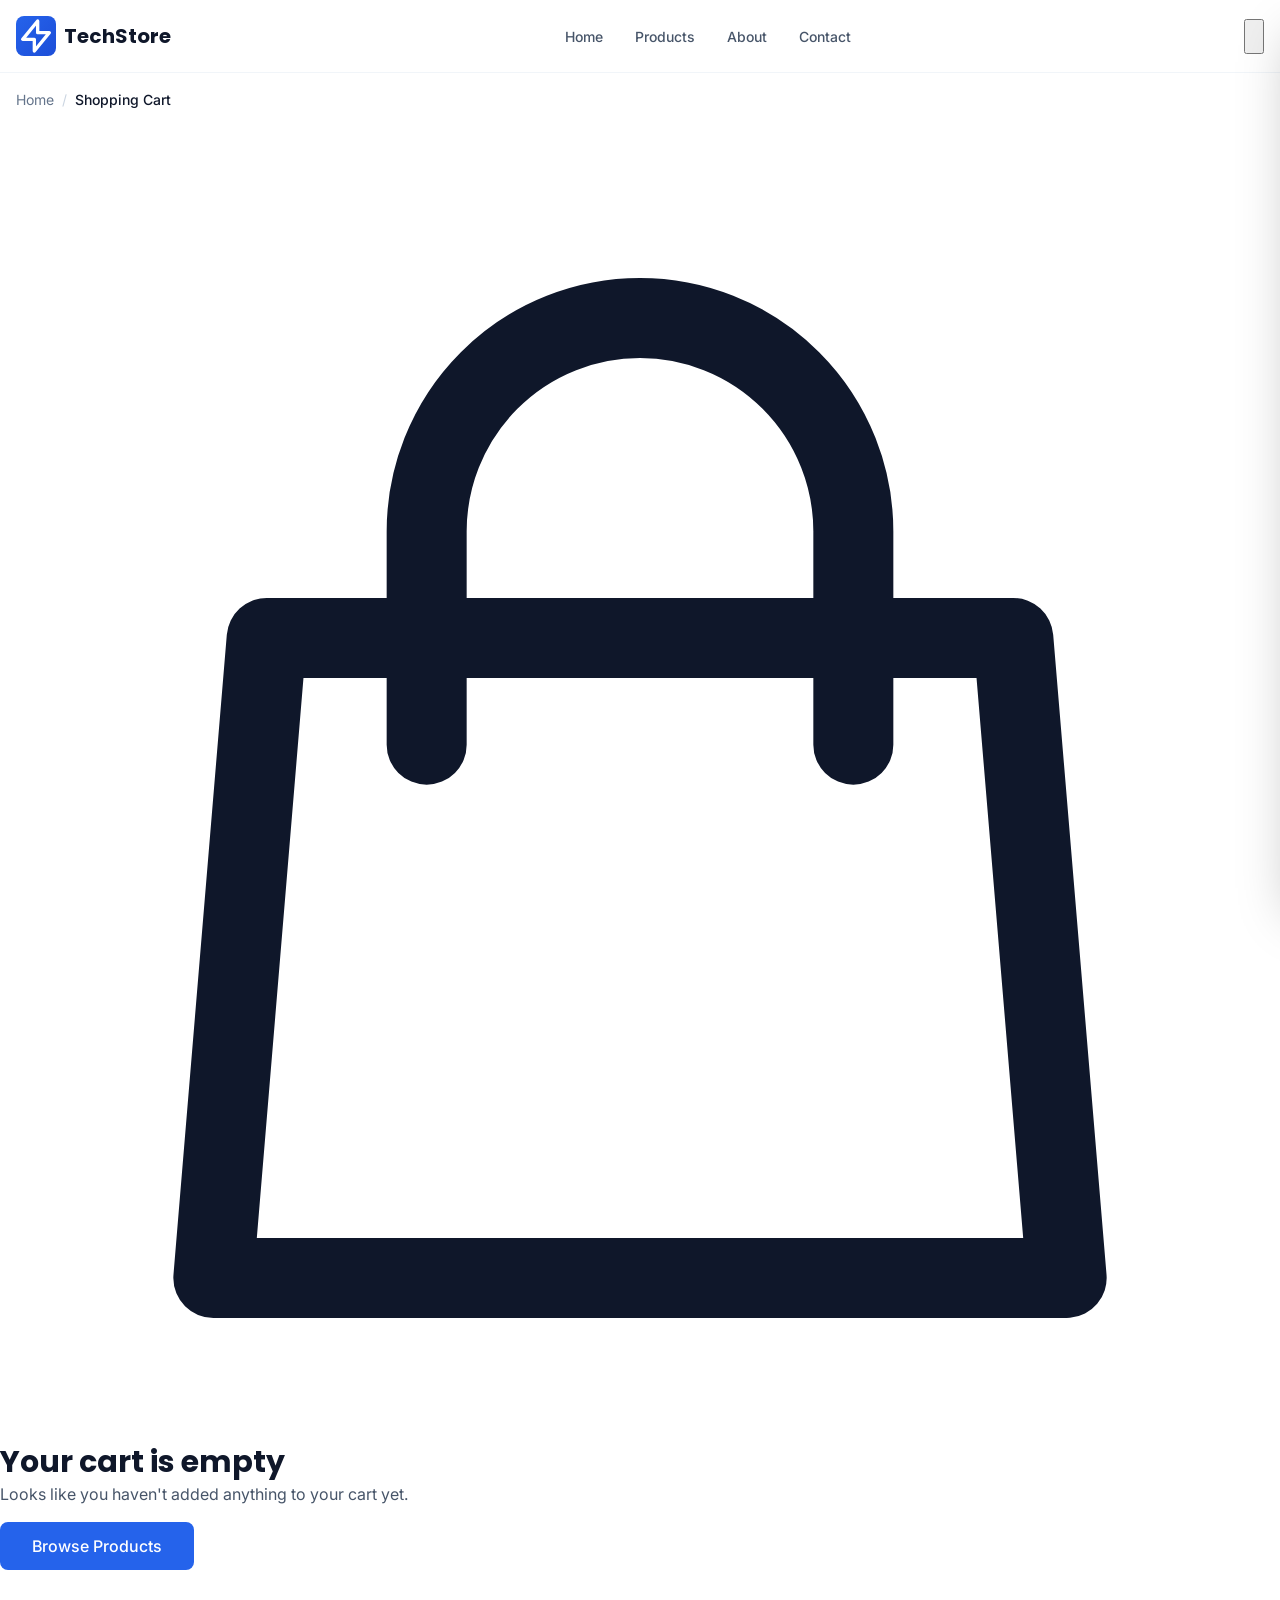
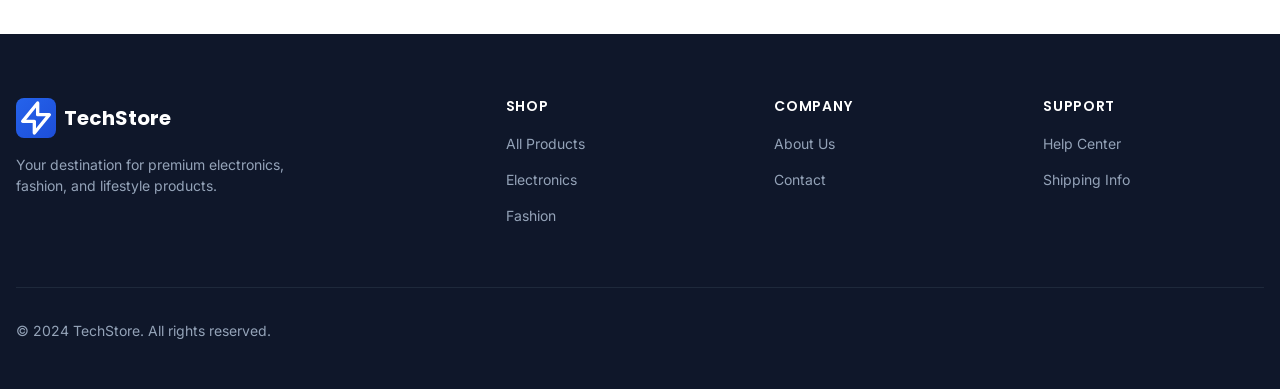
<file: cart.html>
<!DOCTYPE html>
<html lang="en">
<head>
  <meta charset="UTF-8">
  <meta name="viewport" content="width=device-width, initial-scale=1.0">
  <meta name="description" content="Your shopping cart at TechStore">
  
  <link rel="icon" type="image/svg+xml" href="data:image/svg+xml,<svg xmlns='http://www.w3.org/2000/svg' viewBox='0 0 100 100'><rect fill='%232563eb' rx='20' width='100' height='100'/><text x='50%' y='55%' dominant-baseline='middle' text-anchor='middle' font-size='60' fill='white'>T</text></svg>">
  
  <link rel="preconnect" href="https://fonts.googleapis.com">
  <link rel="preconnect" href="https://fonts.gstatic.com" crossorigin>
  <link href="https://fonts.googleapis.com/css2?family=Inter:wght@300;400;500;600;700;800&family=Poppins:wght@400;500;600;700;800&display=swap" rel="stylesheet">
  
  <link rel="stylesheet" href="css/style.css">
  
  <title>Shopping Cart | TechStore</title>
</head>
<body>
  <!-- Header -->
  <header class="header">
    <div class="container header-container">
      <a href="/" class="logo">
        <div class="logo-icon">
          <svg class="w-6 h-6" fill="none" stroke="currentColor" viewBox="0 0 24 24">
            <path stroke-linecap="round" stroke-linejoin="round" stroke-width="2" d="M13 10V3L4 14h7v7l9-11h-7z"/>
          </svg>
        </div>
        TechStore
      </a>
      
      <nav class="nav">
        <a href="/" class="nav-link">Home</a>
        <a href="products.html" class="nav-link">Products</a>
        <a href="about.html" class="nav-link">About</a>
        <a href="contact.html" class="nav-link">Contact</a>
      </nav>
      
      <div class="header-actions">
        <button class="cart-button" data-cart-toggle aria-label="Shopping Cart">
          <svg class="w-6 h-6" fill="none" stroke="currentColor" viewBox="0 0 24 24">
            <path stroke-linecap="round" stroke-linejoin="round" stroke-width="2" d="M16 11V7a4 4 0 00-8 0v4M5 9h14l1 12H4L5 9z"/>
          </svg>
          <span class="cart-count" style="display: none;">0</span>
        </button>
        <button class="mobile-menu-btn" aria-label="Toggle Menu">
          <svg class="w-6 h-6" fill="none" stroke="currentColor" viewBox="0 0 24 24">
            <path stroke-linecap="round" stroke-linejoin="round" stroke-width="2" d="M4 6h16M4 12h16M4 18h16"/>
          </svg>
        </button>
      </div>
    </div>
  </header>

  <!-- Mobile Navigation -->
  <nav class="mobile-nav">
    <div class="mobile-nav-links">
      <a href="/" class="mobile-nav-link">Home</a>
      <a href="products.html" class="mobile-nav-link">Products</a>
      <a href="about.html" class="mobile-nav-link">About</a>
      <a href="contact.html" class="mobile-nav-link">Contact</a>
      <a href="cart.html" class="mobile-nav-link">Cart</a>
    </div>
  </nav>

  <!-- Main Content -->
  <main class="page" style="min-height: 70vh;">
    <!-- Breadcrumb -->
    <div class="container">
      <nav class="breadcrumb">
        <a href="/">Home</a>
        <span class="breadcrumb-separator">/</span>
        <span class="breadcrumb-current">Shopping Cart</span>
      </nav>
    </div>

    <!-- Cart Content -->
    <section class="container" style="padding: 2rem 0 4rem;">
      <div id="cart-page-content">
        <!-- Cart content loaded dynamically -->
        <div class="text-center py-20">
          <div class="spinner mx-auto"></div>
          <p style="margin-top: 1rem; color: #64748b;">Loading cart...</p>
        </div>
      </div>
    </section>
  </main>

  <!-- Footer -->
  <footer class="footer">
    <div class="container">
      <div class="footer-grid">
        <div class="footer-brand">
          <a href="/" class="footer-logo">
            <div class="logo-icon">
              <svg class="w-6 h-6" fill="none" stroke="currentColor" viewBox="0 0 24 24">
                <path stroke-linecap="round" stroke-linejoin="round" stroke-width="2" d="M13 10V3L4 14h7v7l9-11h-7z"/>
              </svg>
            </div>
            TechStore
          </a>
          <p class="footer-description">
            Your destination for premium electronics, fashion, and lifestyle products.
          </p>
        </div>
        <div class="footer-column">
          <h4>Shop</h4>
          <ul class="footer-links">
            <li><a href="products.html">All Products</a></li>
            <li><a href="products.html?category=electronics">Electronics</a></li>
            <li><a href="products.html?category=fashion">Fashion</a></li>
          </ul>
        </div>
        <div class="footer-column">
          <h4>Company</h4>
          <ul class="footer-links">
            <li><a href="about.html">About Us</a></li>
            <li><a href="contact.html">Contact</a></li>
          </ul>
        </div>
        <div class="footer-column">
          <h4>Support</h4>
          <ul class="footer-links">
            <li><a href="#">Help Center</a></li>
            <li><a href="#">Shipping Info</a></li>
          </ul>
        </div>
      </div>
      <div class="footer-bottom">
        <p class="footer-copyright">© 2024 TechStore. All rights reserved.</p>
      </div>
    </div>
  </footer>

  <!-- Cart Sidebar -->
  <div class="cart-overlay"></div>
  <aside class="cart-sidebar">
    <div class="cart-header">
      <h2 class="cart-title">Shopping Cart</h2>
      <button class="cart-close" aria-label="Close cart">
        <svg class="w-6 h-6" fill="none" stroke="currentColor" viewBox="0 0 24 24">
          <path stroke-linecap="round" stroke-linejoin="round" stroke-width="2" d="M6 18L18 6M6 6l12 12"/>
        </svg>
      </button>
    </div>
    <div class="cart-items"></div>
    <div class="cart-footer"></div>
  </aside>

  <!-- Toast Container -->
  <div class="toast-container"></div>

  <!-- JavaScript -->
  <script src="js/utils.js"></script>
  <script src="js/api.js"></script>
  <script src="js/cart.js"></script>
  <script src="js/products.js"></script>
  <script src="js/router.js"></script>
  <script src="js/app.js"></script>
  
  <script>
    // Initialize cart page
    document.addEventListener('DOMContentLoaded', () => {
      const container = document.getElementById('cart-page-content');
      Router.renderCartPage(container);
      Cart.subscribe(() => Router.renderCartPage(container));
    });
  </script>
</body>
</html>
</file>
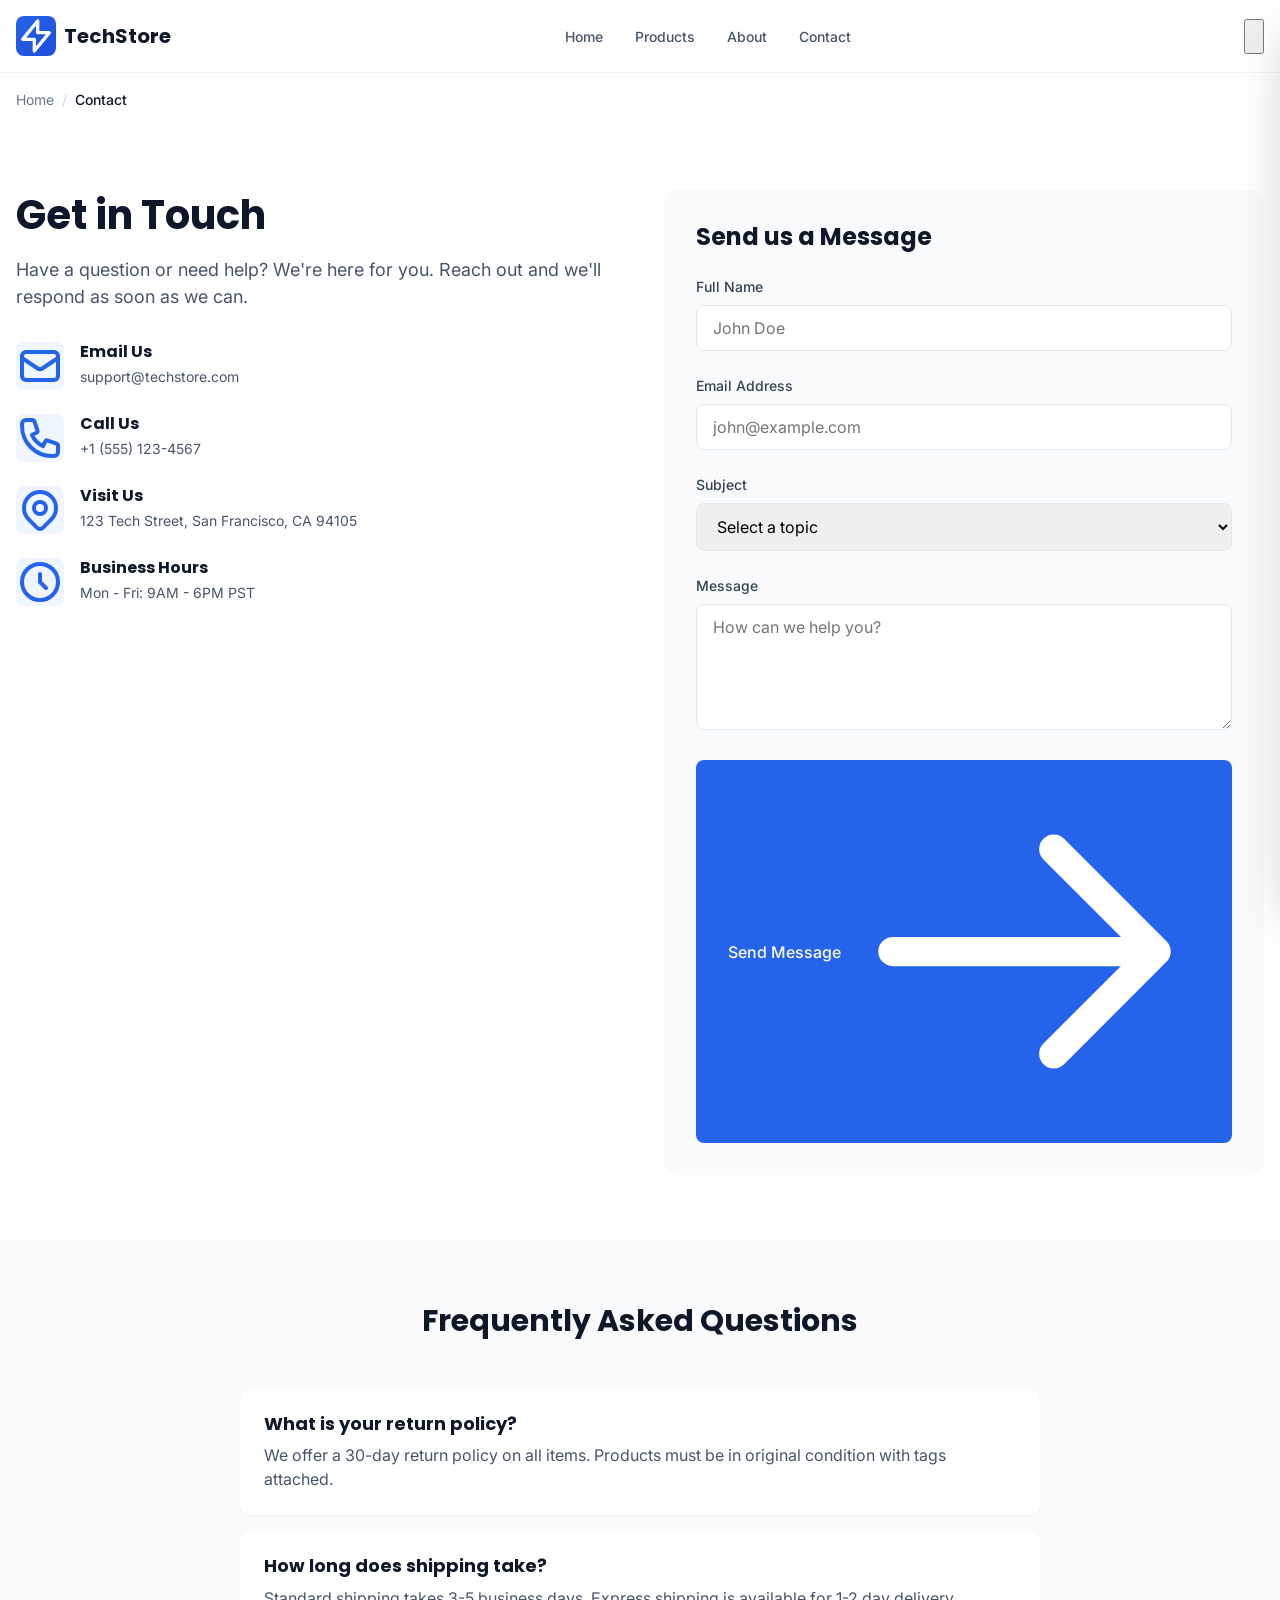
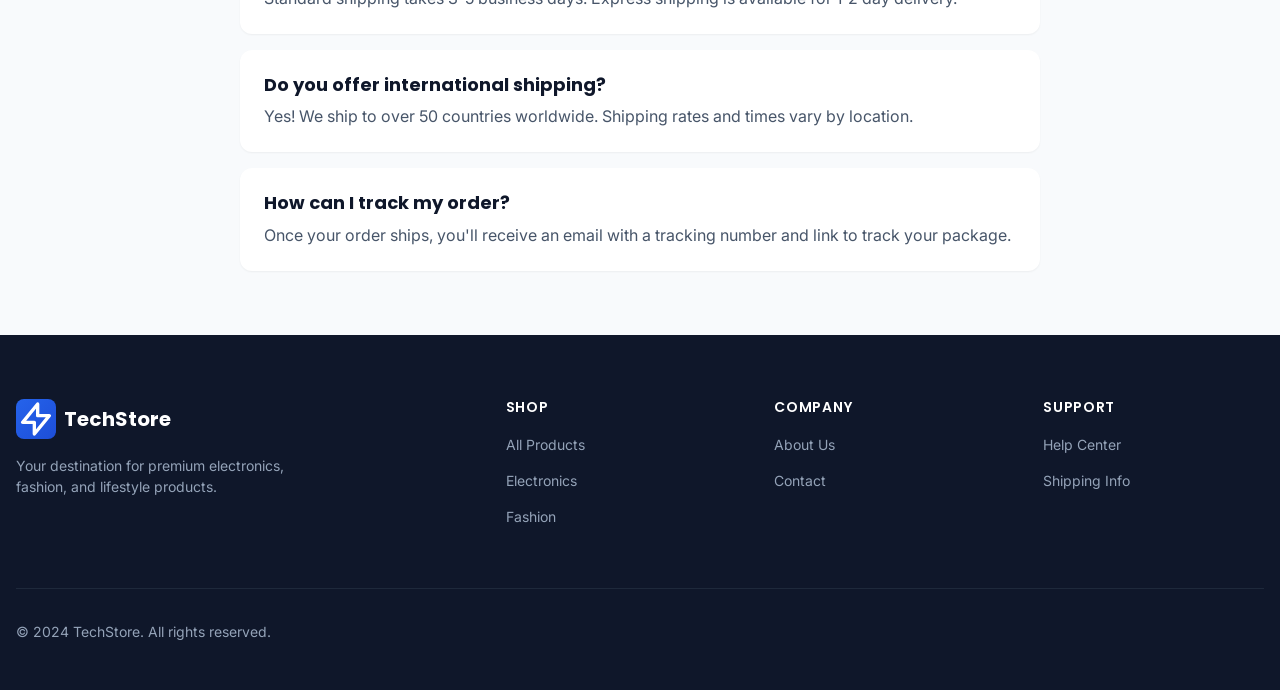
<file: contact.html>
<!DOCTYPE html>
<html lang="en">
<head>
  <meta charset="UTF-8">
  <meta name="viewport" content="width=device-width, initial-scale=1.0">
  <meta name="description" content="Contact TechStore - We're here to help with any questions or concerns.">
  
  <link rel="icon" type="image/svg+xml" href="data:image/svg+xml,<svg xmlns='http://www.w3.org/2000/svg' viewBox='0 0 100 100'><rect fill='%232563eb' rx='20' width='100' height='100'/><text x='50%' y='55%' dominant-baseline='middle' text-anchor='middle' font-size='60' fill='white'>T</text></svg>">
  
  <link rel="preconnect" href="https://fonts.googleapis.com">
  <link rel="preconnect" href="https://fonts.gstatic.com" crossorigin>
  <link href="https://fonts.googleapis.com/css2?family=Inter:wght@300;400;500;600;700;800&family=Poppins:wght@400;500;600;700;800&display=swap" rel="stylesheet">
  
  <link rel="stylesheet" href="css/style.css">
  
  <title>Contact Us | TechStore</title>
</head>
<body>
  <!-- Header -->
  <header class="header">
    <div class="container header-container">
      <a href="/" class="logo">
        <div class="logo-icon">
          <svg class="w-6 h-6" fill="none" stroke="currentColor" viewBox="0 0 24 24">
            <path stroke-linecap="round" stroke-linejoin="round" stroke-width="2" d="M13 10V3L4 14h7v7l9-11h-7z"/>
          </svg>
        </div>
        TechStore
      </a>
      
      <nav class="nav">
        <a href="/" class="nav-link">Home</a>
        <a href="products.html" class="nav-link">Products</a>
        <a href="about.html" class="nav-link">About</a>
        <a href="contact.html" class="nav-link active">Contact</a>
      </nav>
      
      <div class="header-actions">
        <button class="cart-button" data-cart-toggle aria-label="Shopping Cart">
          <svg class="w-6 h-6" fill="none" stroke="currentColor" viewBox="0 0 24 24">
            <path stroke-linecap="round" stroke-linejoin="round" stroke-width="2" d="M16 11V7a4 4 0 00-8 0v4M5 9h14l1 12H4L5 9z"/>
          </svg>
          <span class="cart-count" style="display: none;">0</span>
        </button>
        <button class="mobile-menu-btn" aria-label="Toggle Menu">
          <svg class="w-6 h-6" fill="none" stroke="currentColor" viewBox="0 0 24 24">
            <path stroke-linecap="round" stroke-linejoin="round" stroke-width="2" d="M4 6h16M4 12h16M4 18h16"/>
          </svg>
        </button>
      </div>
    </div>
  </header>

  <!-- Mobile Navigation -->
  <nav class="mobile-nav">
    <div class="mobile-nav-links">
      <a href="/" class="mobile-nav-link">Home</a>
      <a href="products.html" class="mobile-nav-link">Products</a>
      <a href="about.html" class="mobile-nav-link">About</a>
      <a href="contact.html" class="mobile-nav-link">Contact</a>
      <a href="cart.html" class="mobile-nav-link">Cart</a>
    </div>
  </nav>

  <!-- Main Content -->
  <main class="page">
    <!-- Breadcrumb -->
    <div class="container">
      <nav class="breadcrumb">
        <a href="/">Home</a>
        <span class="breadcrumb-separator">/</span>
        <span class="breadcrumb-current">Contact</span>
      </nav>
    </div>

    <!-- Contact Section -->
    <section class="contact-section">
      <div class="container">
        <div class="contact-grid">
          <!-- Contact Info -->
          <div class="contact-info">
            <h1 style="font-size: 2.5rem; margin-bottom: 1rem;">Get in Touch</h1>
            <p style="font-size: 1.125rem; color: var(--color-gray-600); margin-bottom: 2rem;">
              Have a question or need help? We're here for you. Reach out and we'll respond as soon as we can.
            </p>
            
            <div class="contact-details">
              <div class="contact-item">
                <div class="contact-item-icon">
                  <svg class="w-6 h-6" fill="none" stroke="currentColor" viewBox="0 0 24 24">
                    <path stroke-linecap="round" stroke-linejoin="round" stroke-width="2" d="M3 8l7.89 5.26a2 2 0 002.22 0L21 8M5 19h14a2 2 0 002-2V7a2 2 0 00-2-2H5a2 2 0 00-2 2v10a2 2 0 002 2z"/>
                  </svg>
                </div>
                <div class="contact-item-content">
                  <h4>Email Us</h4>
                  <p>support@techstore.com</p>
                </div>
              </div>
              
              <div class="contact-item">
                <div class="contact-item-icon">
                  <svg class="w-6 h-6" fill="none" stroke="currentColor" viewBox="0 0 24 24">
                    <path stroke-linecap="round" stroke-linejoin="round" stroke-width="2" d="M3 5a2 2 0 012-2h3.28a1 1 0 01.948.684l1.498 4.493a1 1 0 01-.502 1.21l-2.257 1.13a11.042 11.042 0 005.516 5.516l1.13-2.257a1 1 0 011.21-.502l4.493 1.498a1 1 0 01.684.949V19a2 2 0 01-2 2h-1C9.716 21 3 14.284 3 6V5z"/>
                  </svg>
                </div>
                <div class="contact-item-content">
                  <h4>Call Us</h4>
                  <p>+1 (555) 123-4567</p>
                </div>
              </div>
              
              <div class="contact-item">
                <div class="contact-item-icon">
                  <svg class="w-6 h-6" fill="none" stroke="currentColor" viewBox="0 0 24 24">
                    <path stroke-linecap="round" stroke-linejoin="round" stroke-width="2" d="M17.657 16.657L13.414 20.9a1.998 1.998 0 01-2.827 0l-4.244-4.243a8 8 0 1111.314 0z"/>
                    <path stroke-linecap="round" stroke-linejoin="round" stroke-width="2" d="M15 11a3 3 0 11-6 0 3 3 0 016 0z"/>
                  </svg>
                </div>
                <div class="contact-item-content">
                  <h4>Visit Us</h4>
                  <p>123 Tech Street, San Francisco, CA 94105</p>
                </div>
              </div>
              
              <div class="contact-item">
                <div class="contact-item-icon">
                  <svg class="w-6 h-6" fill="none" stroke="currentColor" viewBox="0 0 24 24">
                    <path stroke-linecap="round" stroke-linejoin="round" stroke-width="2" d="M12 8v4l3 3m6-3a9 9 0 11-18 0 9 9 0 0118 0z"/>
                  </svg>
                </div>
                <div class="contact-item-content">
                  <h4>Business Hours</h4>
                  <p>Mon - Fri: 9AM - 6PM PST</p>
                </div>
              </div>
            </div>
          </div>
          
          <!-- Contact Form -->
          <div class="contact-form">
            <h2 style="font-size: 1.5rem; margin-bottom: 1.5rem;">Send us a Message</h2>
            <form id="contact-form">
              <div class="form-group">
                <label for="name">Full Name</label>
                <input 
                  type="text" 
                  id="name" 
                  name="name" 
                  placeholder="John Doe"
                  required
                >
              </div>
              
              <div class="form-group">
                <label for="email">Email Address</label>
                <input 
                  type="email" 
                  id="email" 
                  name="email" 
                  placeholder="john@example.com"
                  required
                >
              </div>
              
              <div class="form-group">
                <label for="subject">Subject</label>
                <select id="subject" name="subject" required>
                  <option value="">Select a topic</option>
                  <option value="general">General Inquiry</option>
                  <option value="order">Order Status</option>
                  <option value="returns">Returns & Refunds</option>
                  <option value="product">Product Question</option>
                  <option value="other">Other</option>
                </select>
              </div>
              
              <div class="form-group">
                <label for="message">Message</label>
                <textarea 
                  id="message" 
                  name="message" 
                  rows="5" 
                  placeholder="How can we help you?"
                  required
                ></textarea>
              </div>
              
              <button type="submit" class="btn btn-primary btn-lg" style="width: 100%;">
                Send Message
                <svg class="w-5 h-5" fill="none" stroke="currentColor" viewBox="0 0 24 24">
                  <path stroke-linecap="round" stroke-linejoin="round" stroke-width="2" d="M14 5l7 7m0 0l-7 7m7-7H3"/>
                </svg>
              </button>
            </form>
          </div>
        </div>
      </div>
    </section>

    <!-- FAQ Section -->
    <section style="padding: 4rem 0; background-color: var(--color-gray-50);">
      <div class="container">
        <h2 style="text-align: center; margin-bottom: 3rem;">Frequently Asked Questions</h2>
        <div style="max-width: 800px; margin: 0 auto;">
          <div style="background: white; border-radius: 12px; padding: 1.5rem; margin-bottom: 1rem; box-shadow: var(--shadow-sm);">
            <h3 style="font-size: 1.125rem; margin-bottom: 0.5rem;">What is your return policy?</h3>
            <p style="color: var(--color-gray-600); margin: 0;">We offer a 30-day return policy on all items. Products must be in original condition with tags attached.</p>
          </div>
          <div style="background: white; border-radius: 12px; padding: 1.5rem; margin-bottom: 1rem; box-shadow: var(--shadow-sm);">
            <h3 style="font-size: 1.125rem; margin-bottom: 0.5rem;">How long does shipping take?</h3>
            <p style="color: var(--color-gray-600); margin: 0;">Standard shipping takes 3-5 business days. Express shipping is available for 1-2 day delivery.</p>
          </div>
          <div style="background: white; border-radius: 12px; padding: 1.5rem; margin-bottom: 1rem; box-shadow: var(--shadow-sm);">
            <h3 style="font-size: 1.125rem; margin-bottom: 0.5rem;">Do you offer international shipping?</h3>
            <p style="color: var(--color-gray-600); margin: 0;">Yes! We ship to over 50 countries worldwide. Shipping rates and times vary by location.</p>
          </div>
          <div style="background: white; border-radius: 12px; padding: 1.5rem; box-shadow: var(--shadow-sm);">
            <h3 style="font-size: 1.125rem; margin-bottom: 0.5rem;">How can I track my order?</h3>
            <p style="color: var(--color-gray-600); margin: 0;">Once your order ships, you'll receive an email with a tracking number and link to track your package.</p>
          </div>
        </div>
      </div>
    </section>
  </main>

  <!-- Footer -->
  <footer class="footer">
    <div class="container">
      <div class="footer-grid">
        <div class="footer-brand">
          <a href="/" class="footer-logo">
            <div class="logo-icon">
              <svg class="w-6 h-6" fill="none" stroke="currentColor" viewBox="0 0 24 24">
                <path stroke-linecap="round" stroke-linejoin="round" stroke-width="2" d="M13 10V3L4 14h7v7l9-11h-7z"/>
              </svg>
            </div>
            TechStore
          </a>
          <p class="footer-description">
            Your destination for premium electronics, fashion, and lifestyle products.
          </p>
        </div>
        <div class="footer-column">
          <h4>Shop</h4>
          <ul class="footer-links">
            <li><a href="products.html">All Products</a></li>
            <li><a href="products.html?category=electronics">Electronics</a></li>
            <li><a href="products.html?category=fashion">Fashion</a></li>
          </ul>
        </div>
        <div class="footer-column">
          <h4>Company</h4>
          <ul class="footer-links">
            <li><a href="about.html">About Us</a></li>
            <li><a href="contact.html">Contact</a></li>
          </ul>
        </div>
        <div class="footer-column">
          <h4>Support</h4>
          <ul class="footer-links">
            <li><a href="#">Help Center</a></li>
            <li><a href="#">Shipping Info</a></li>
          </ul>
        </div>
      </div>
      <div class="footer-bottom">
        <p class="footer-copyright">© 2024 TechStore. All rights reserved.</p>
      </div>
    </div>
  </footer>

  <!-- Cart Sidebar -->
  <div class="cart-overlay"></div>
  <aside class="cart-sidebar">
    <div class="cart-header">
      <h2 class="cart-title">Shopping Cart</h2>
      <button class="cart-close" aria-label="Close cart">
        <svg class="w-6 h-6" fill="none" stroke="currentColor" viewBox="0 0 24 24">
          <path stroke-linecap="round" stroke-linejoin="round" stroke-width="2" d="M6 18L18 6M6 6l12 12"/>
        </svg>
      </button>
    </div>
    <div class="cart-items"></div>
    <div class="cart-footer"></div>
  </aside>

  <!-- Toast Container -->
  <div class="toast-container"></div>

  <!-- JavaScript -->
  <script src="js/utils.js"></script>
  <script src="js/api.js"></script>
  <script src="js/cart.js"></script>
  <script src="js/products.js"></script>
  <script src="js/router.js"></script>
  <script src="js/app.js"></script>
  
  <script>
    // Contact form submission
    document.getElementById('contact-form').addEventListener('submit', async (e) => {
      e.preventDefault();
      
      const form = e.target;
      const button = form.querySelector('button[type="submit"]');
      const originalText = button.innerHTML;
      
      button.disabled = true;
      button.innerHTML = '<span class="spinner" style="width: 20px; height: 20px;"></span> Sending...';
      
      try {
        const formData = new FormData(form);
        const data = Object.fromEntries(formData);
        
        await API.submitContactForm(data);
        Utils.showToast('Message sent successfully! We\'ll get back to you soon.', 'success');
        form.reset();
      } catch (error) {
        Utils.showToast('Failed to send message. Please try again.', 'error');
      } finally {
        button.disabled = false;
        button.innerHTML = originalText;
      }
    });
  </script>
</body>
</html>
</file>
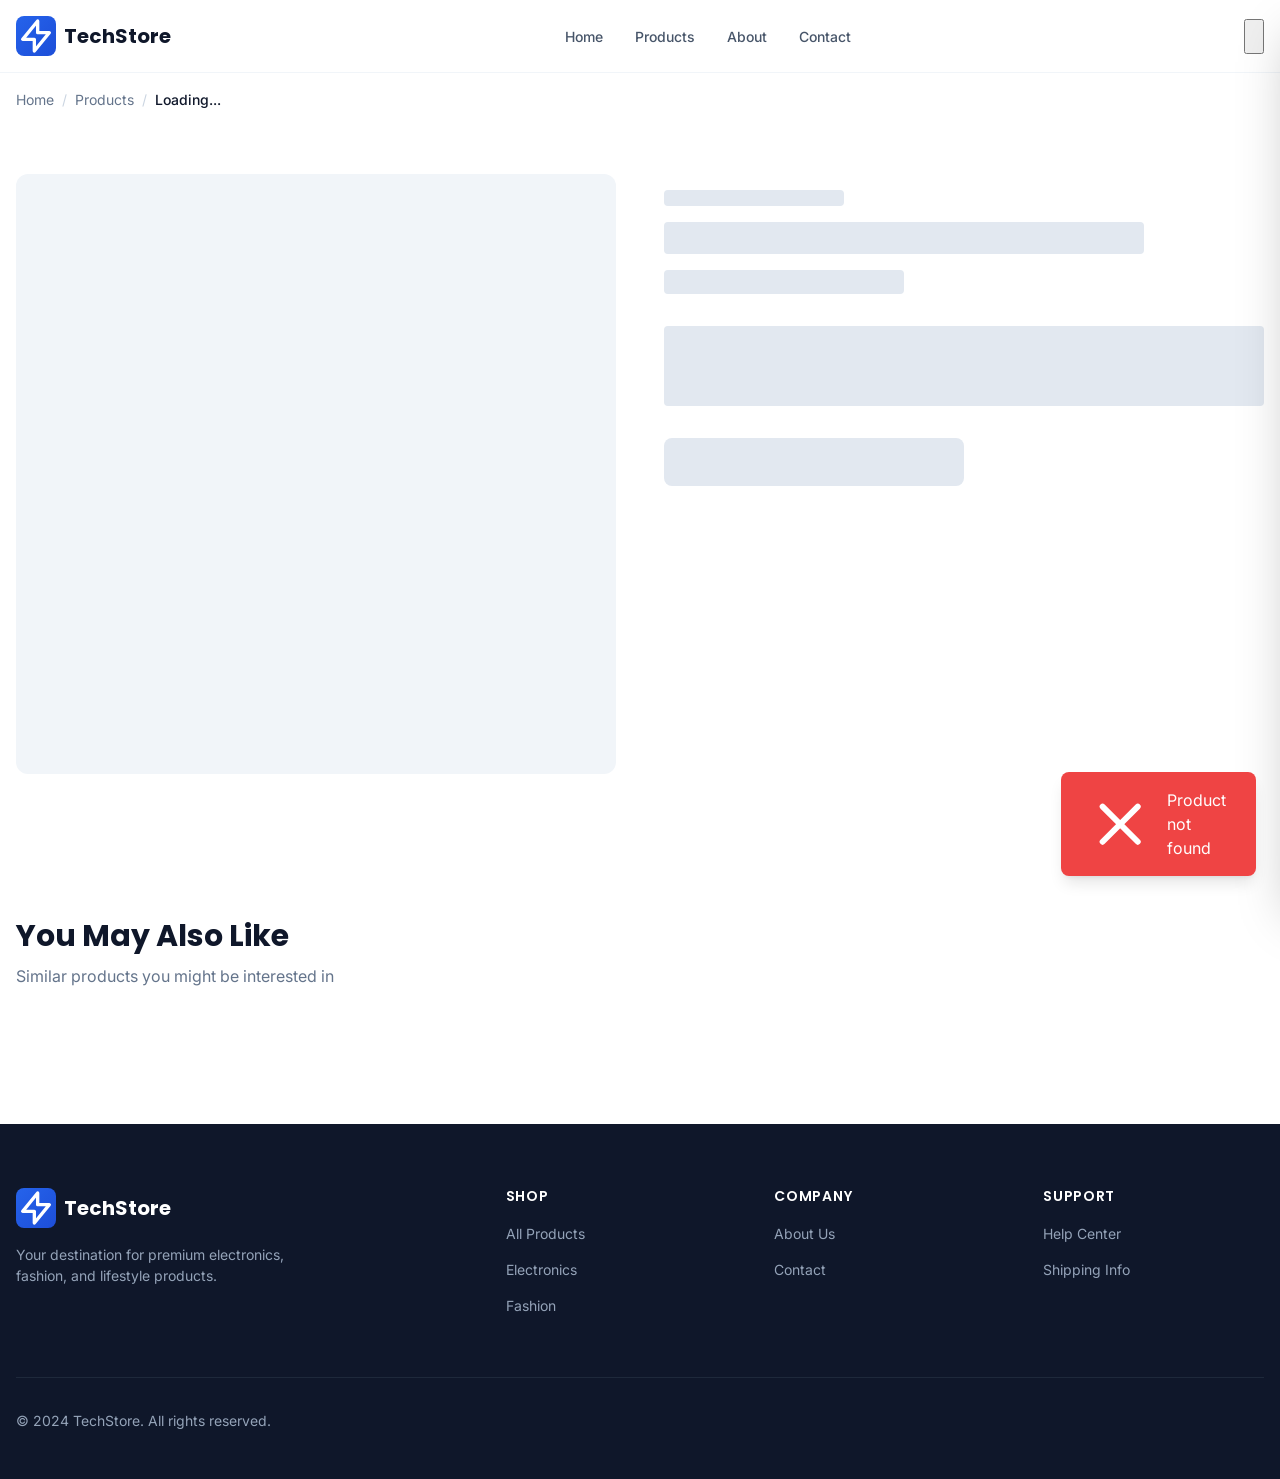
<file: product.html>
<!DOCTYPE html>
<html lang="en">
<head>
  <meta charset="UTF-8">
  <meta name="viewport" content="width=device-width, initial-scale=1.0">
  <meta name="description" content="Product details at TechStore">
  
  <link rel="icon" type="image/svg+xml" href="data:image/svg+xml,<svg xmlns='http://www.w3.org/2000/svg' viewBox='0 0 100 100'><rect fill='%232563eb' rx='20' width='100' height='100'/><text x='50%' y='55%' dominant-baseline='middle' text-anchor='middle' font-size='60' fill='white'>T</text></svg>">
  
  <link rel="preconnect" href="https://fonts.googleapis.com">
  <link rel="preconnect" href="https://fonts.gstatic.com" crossorigin>
  <link href="https://fonts.googleapis.com/css2?family=Inter:wght@300;400;500;600;700;800&family=Poppins:wght@400;500;600;700;800&display=swap" rel="stylesheet">
  
  <link rel="stylesheet" href="css/style.css">
  
  <title>Product | TechStore</title>
</head>
<body>
  <!-- Header -->
  <header class="header">
    <div class="container header-container">
      <a href="/" class="logo">
        <div class="logo-icon">
          <svg class="w-6 h-6" fill="none" stroke="currentColor" viewBox="0 0 24 24">
            <path stroke-linecap="round" stroke-linejoin="round" stroke-width="2" d="M13 10V3L4 14h7v7l9-11h-7z"/>
          </svg>
        </div>
        TechStore
      </a>
      
      <nav class="nav">
        <a href="/" class="nav-link">Home</a>
        <a href="products.html" class="nav-link active">Products</a>
        <a href="about.html" class="nav-link">About</a>
        <a href="contact.html" class="nav-link">Contact</a>
      </nav>
      
      <div class="header-actions">
        <button class="cart-button" data-cart-toggle aria-label="Shopping Cart">
          <svg class="w-6 h-6" fill="none" stroke="currentColor" viewBox="0 0 24 24">
            <path stroke-linecap="round" stroke-linejoin="round" stroke-width="2" d="M16 11V7a4 4 0 00-8 0v4M5 9h14l1 12H4L5 9z"/>
          </svg>
          <span class="cart-count" style="display: none;">0</span>
        </button>
        <button class="mobile-menu-btn" aria-label="Toggle Menu">
          <svg class="w-6 h-6" fill="none" stroke="currentColor" viewBox="0 0 24 24">
            <path stroke-linecap="round" stroke-linejoin="round" stroke-width="2" d="M4 6h16M4 12h16M4 18h16"/>
          </svg>
        </button>
      </div>
    </div>
  </header>

  <!-- Mobile Navigation -->
  <nav class="mobile-nav">
    <div class="mobile-nav-links">
      <a href="/" class="mobile-nav-link">Home</a>
      <a href="products.html" class="mobile-nav-link">Products</a>
      <a href="about.html" class="mobile-nav-link">About</a>
      <a href="contact.html" class="mobile-nav-link">Contact</a>
      <a href="cart.html" class="mobile-nav-link">Cart</a>
    </div>
  </nav>

  <!-- Main Content -->
  <main class="page">
    <!-- Breadcrumb -->
    <div class="container">
      <nav class="breadcrumb">
        <a href="/">Home</a>
        <span class="breadcrumb-separator">/</span>
        <a href="products.html">Products</a>
        <span class="breadcrumb-separator">/</span>
        <span class="breadcrumb-current" id="product-breadcrumb">Loading...</span>
      </nav>
    </div>

    <!-- Product Detail -->
    <section class="container">
      <div class="product-detail" id="product-detail">
        <!-- Product details loaded dynamically -->
        <div class="product-gallery">
          <div class="product-main-image" style="background: #f1f5f9; aspect-ratio: 1;"></div>
        </div>
        <div class="product-details">
          <div style="height: 16px; background: #e2e8f0; border-radius: 4px; width: 30%; margin-bottom: 1rem;"></div>
          <div style="height: 32px; background: #e2e8f0; border-radius: 4px; width: 80%; margin-bottom: 1rem;"></div>
          <div style="height: 24px; background: #e2e8f0; border-radius: 4px; width: 40%; margin-bottom: 2rem;"></div>
          <div style="height: 80px; background: #e2e8f0; border-radius: 4px; margin-bottom: 2rem;"></div>
          <div style="height: 48px; background: #e2e8f0; border-radius: 8px; width: 50%;"></div>
        </div>
      </div>
    </section>

    <!-- Related Products -->
    <section class="products-section">
      <div class="container">
        <div class="section-header">
          <div>
            <h2 class="section-title">You May Also Like</h2>
            <p class="section-subtitle">Similar products you might be interested in</p>
          </div>
        </div>
        <div class="products-grid" id="related-products" style="grid-template-columns: repeat(4, 1fr);">
          <!-- Related products loaded dynamically -->
        </div>
      </div>
    </section>
  </main>

  <!-- Footer -->
  <footer class="footer">
    <div class="container">
      <div class="footer-grid">
        <div class="footer-brand">
          <a href="/" class="footer-logo">
            <div class="logo-icon">
              <svg class="w-6 h-6" fill="none" stroke="currentColor" viewBox="0 0 24 24">
                <path stroke-linecap="round" stroke-linejoin="round" stroke-width="2" d="M13 10V3L4 14h7v7l9-11h-7z"/>
              </svg>
            </div>
            TechStore
          </a>
          <p class="footer-description">
            Your destination for premium electronics, fashion, and lifestyle products.
          </p>
        </div>
        <div class="footer-column">
          <h4>Shop</h4>
          <ul class="footer-links">
            <li><a href="products.html">All Products</a></li>
            <li><a href="products.html?category=electronics">Electronics</a></li>
            <li><a href="products.html?category=fashion">Fashion</a></li>
          </ul>
        </div>
        <div class="footer-column">
          <h4>Company</h4>
          <ul class="footer-links">
            <li><a href="about.html">About Us</a></li>
            <li><a href="contact.html">Contact</a></li>
          </ul>
        </div>
        <div class="footer-column">
          <h4>Support</h4>
          <ul class="footer-links">
            <li><a href="#">Help Center</a></li>
            <li><a href="#">Shipping Info</a></li>
          </ul>
        </div>
      </div>
      <div class="footer-bottom">
        <p class="footer-copyright">© 2024 TechStore. All rights reserved.</p>
      </div>
    </div>
  </footer>

  <!-- Cart Sidebar -->
  <div class="cart-overlay"></div>
  <aside class="cart-sidebar">
    <div class="cart-header">
      <h2 class="cart-title">Shopping Cart</h2>
      <button class="cart-close" aria-label="Close cart">
        <svg class="w-6 h-6" fill="none" stroke="currentColor" viewBox="0 0 24 24">
          <path stroke-linecap="round" stroke-linejoin="round" stroke-width="2" d="M6 18L18 6M6 6l12 12"/>
        </svg>
      </button>
    </div>
    <div class="cart-items"></div>
    <div class="cart-footer"></div>
  </aside>

  <!-- Toast Container -->
  <div class="toast-container"></div>

  <!-- JavaScript -->
  <script src="js/utils.js"></script>
  <script src="js/api.js"></script>
  <script src="js/cart.js"></script>
  <script src="js/products.js"></script>
  <script src="js/router.js"></script>
  <script src="js/app.js"></script>
  
  <script>
    // Initialize product page with slug from URL
    document.addEventListener('DOMContentLoaded', async () => {
      const urlParams = new URLSearchParams(window.location.search);
      const slug = urlParams.get('slug');
      
      if (slug) {
        try {
          const product = await API.getProductBySlug(slug);
          if (product) {
            document.title = `${product.name} | TechStore`;
            document.getElementById('product-breadcrumb').textContent = product.name;
            Router.renderProductDetails(product);
            
            const related = await API.getRelatedProducts(product, 4);
            Router.renderRelatedProducts(related);
          } else {
            window.location.href = 'products.html';
          }
        } catch (error) {
          console.error('Error loading product:', error);
        }
      }
    });
  </script>
</body>
</html>
</file>
<file: css/style.css>
/* ============================================
   MAIN STYLES - E-commerce Catalog
   ============================================ */

/* Import Theme Variables */
@import url('./theme.css');
@import url('./responsive.css');

/* Google Fonts */
@import url('https://fonts.googleapis.com/css2?family=Inter:wght@300;400;500;600;700;800&family=Poppins:wght@400;500;600;700;800&display=swap');

/* Reset & Base Styles */
*,
*::before,
*::after {
  box-sizing: border-box;
  margin: 0;
  padding: 0;
}

html {
  scroll-behavior: smooth;
  -webkit-font-smoothing: antialiased;
  -moz-osx-font-smoothing: grayscale;
}

body {
  font-family: var(--font-sans);
  font-size: var(--text-base);
  line-height: var(--leading-normal);
  color: var(--color-gray-900);
  background-color: var(--color-white);
  min-height: 100vh;
}

/* Typography */
h1, h2, h3, h4, h5, h6 {
  font-family: var(--font-display);
  font-weight: var(--font-bold);
  line-height: var(--leading-tight);
  color: var(--color-gray-900);
}

h1 { font-size: var(--text-4xl); }
h2 { font-size: var(--text-3xl); }
h3 { font-size: var(--text-2xl); }
h4 { font-size: var(--text-xl); }
h5 { font-size: var(--text-lg); }
h6 { font-size: var(--text-base); }

p {
  color: var(--color-gray-600);
  margin-bottom: var(--spacing-4);
}

a {
  color: var(--color-primary);
  text-decoration: none;
  transition: color var(--transition-fast);
}

a:hover {
  color: var(--color-primary-dark);
}

img {
  max-width: 100%;
  height: auto;
  display: block;
}

/* Container */
.container {
  width: 100%;
  max-width: var(--container-xl);
  margin: 0 auto;
  padding: 0 var(--spacing-4);
}

/* Buttons */
.btn {
  display: inline-flex;
  align-items: center;
  justify-content: center;
  gap: var(--spacing-2);
  padding: var(--spacing-3) var(--spacing-6);
  font-family: var(--font-sans);
  font-size: var(--text-sm);
  font-weight: var(--font-medium);
  line-height: 1;
  text-decoration: none;
  border: none;
  border-radius: var(--rounded-lg);
  cursor: pointer;
  transition: all var(--transition-fast);
  white-space: nowrap;
}

.btn-primary {
  background-color: var(--color-primary);
  color: var(--color-white);
}

.btn-primary:hover {
  background-color: var(--color-primary-dark);
  transform: translateY(-1px);
  box-shadow: var(--shadow-md);
}

.btn-secondary {
  background-color: var(--color-gray-100);
  color: var(--color-gray-700);
}

.btn-secondary:hover {
  background-color: var(--color-gray-200);
}

.btn-outline {
  background-color: transparent;
  border: 2px solid var(--color-primary);
  color: var(--color-primary);
}

.btn-outline:hover {
  background-color: var(--color-primary);
  color: var(--color-white);
}

.btn-lg {
  padding: var(--spacing-4) var(--spacing-8);
  font-size: var(--text-base);
}

.btn-sm {
  padding: var(--spacing-2) var(--spacing-4);
  font-size: var(--text-xs);
}

.btn-icon {
  padding: var(--spacing-3);
}

/* Header */
.header {
  position: sticky;
  top: 0;
  z-index: var(--z-sticky);
  background-color: rgba(255, 255, 255, 0.95);
  backdrop-filter: blur(10px);
  border-bottom: 1px solid var(--color-gray-100);
}

.header-container {
  display: flex;
  align-items: center;
  justify-content: space-between;
  height: 72px;
}

.logo {
  display: flex;
  align-items: center;
  gap: var(--spacing-2);
  font-family: var(--font-display);
  font-size: var(--text-xl);
  font-weight: var(--font-bold);
  color: var(--color-gray-900);
}

.logo-icon {
  width: 40px;
  height: 40px;
  background: linear-gradient(135deg, var(--color-primary), var(--color-primary-dark));
  border-radius: var(--rounded-lg);
  display: flex;
  align-items: center;
  justify-content: center;
  color: white;
}

.nav {
  display: flex;
  align-items: center;
  gap: var(--spacing-8);
}

.nav-link {
  position: relative;
  font-size: var(--text-sm);
  font-weight: var(--font-medium);
  color: var(--color-gray-600);
  transition: color var(--transition-fast);
}

.nav-link:hover,
.nav-link.active {
  color: var(--color-gray-900);
}

.nav-link.active::after {
  content: '';
  position: absolute;
  bottom: -8px;
  left: 0;
  right: 0;
  height: 2px;
  background-color: var(--color-primary);
  border-radius: var(--rounded-full);
}

.header-actions {
  display: flex;
  align-items: center;
  gap: var(--spacing-4);
}

.cart-button {
  position: relative;
  padding: var(--spacing-2);
  color: var(--color-gray-600);
  cursor: pointer;
  transition: color var(--transition-fast);
}

.cart-button:hover {
  color: var(--color-gray-900);
}

.cart-count {
  position: absolute;
  top: -4px;
  right: -4px;
  min-width: 20px;
  height: 20px;
  padding: 0 var(--spacing-1);
  background-color: var(--color-primary);
  color: white;
  font-size: var(--text-xs);
  font-weight: var(--font-bold);
  border-radius: var(--rounded-full);
  display: flex;
  align-items: center;
  justify-content: center;
}

.mobile-menu-btn {
  display: none;
  padding: var(--spacing-2);
  color: var(--color-gray-600);
  cursor: pointer;
}

/* Hero Section */
.hero {
  position: relative;
  min-height: 600px;
  display: flex;
  align-items: center;
  background: linear-gradient(135deg, var(--color-gray-50), var(--color-primary-50));
  overflow: hidden;
}

.hero-content {
  position: relative;
  z-index: 10;
  max-width: 600px;
}

.hero-badge {
  display: inline-flex;
  align-items: center;
  gap: var(--spacing-2);
  padding: var(--spacing-2) var(--spacing-4);
  background-color: var(--color-primary-100);
  color: var(--color-primary-dark);
  font-size: var(--text-sm);
  font-weight: var(--font-medium);
  border-radius: var(--rounded-full);
  margin-bottom: var(--spacing-6);
}

.hero-title {
  font-size: var(--text-5xl);
  margin-bottom: var(--spacing-6);
  background: linear-gradient(135deg, var(--color-gray-900), var(--color-gray-700));
  -webkit-background-clip: text;
  -webkit-text-fill-color: transparent;
  background-clip: text;
}

.hero-description {
  font-size: var(--text-lg);
  color: var(--color-gray-600);
  margin-bottom: var(--spacing-8);
}

.hero-actions {
  display: flex;
  gap: var(--spacing-4);
}

.hero-image {
  position: absolute;
  right: 0;
  top: 50%;
  transform: translateY(-50%);
  width: 50%;
  max-width: 700px;
  border-radius: var(--rounded-2xl);
  box-shadow: var(--shadow-2xl);
}

.hero-stats {
  display: flex;
  gap: var(--spacing-8);
  margin-top: var(--spacing-10);
  padding-top: var(--spacing-10);
  border-top: 1px solid var(--color-gray-200);
}

.stat-item {
  text-align: left;
}

.stat-value {
  font-family: var(--font-display);
  font-size: var(--text-3xl);
  font-weight: var(--font-bold);
  color: var(--color-gray-900);
}

.stat-label {
  font-size: var(--text-sm);
  color: var(--color-gray-500);
}

/* Product Grid */
.products-section {
  padding: var(--spacing-20) 0;
}

.section-header {
  display: flex;
  align-items: center;
  justify-content: space-between;
  margin-bottom: var(--spacing-10);
}

.section-title {
  font-size: var(--text-3xl);
}

.section-subtitle {
  color: var(--color-gray-500);
  margin-top: var(--spacing-2);
}

.products-grid {
  display: grid;
  grid-template-columns: repeat(4, 1fr);
  gap: var(--spacing-6);
}

/* Product Card */
.product-card {
  position: relative;
  background-color: var(--color-white);
  border-radius: var(--rounded-xl);
  overflow: hidden;
  box-shadow: var(--shadow-sm);
  transition: all var(--transition-base);
  cursor: pointer;
}

.product-card:hover {
  transform: translateY(-4px);
  box-shadow: var(--shadow-xl);
}

.product-image-container {
  position: relative;
  aspect-ratio: 1;
  overflow: hidden;
  background-color: var(--color-gray-100);
}

.product-image {
  width: 100%;
  height: 100%;
  object-fit: cover;
  transition: transform var(--transition-slow);
}

.product-card:hover .product-image {
  transform: scale(1.05);
}

.product-badges {
  position: absolute;
  top: var(--spacing-3);
  left: var(--spacing-3);
  display: flex;
  flex-direction: column;
  gap: var(--spacing-2);
}

.badge {
  display: inline-flex;
  align-items: center;
  padding: var(--spacing-1) var(--spacing-2);
  font-size: var(--text-xs);
  font-weight: var(--font-semibold);
  border-radius: var(--rounded-md);
}

.badge-new {
  background-color: var(--color-primary);
  color: white;
}

.badge-sale {
  background-color: var(--color-error);
  color: white;
}

.product-actions {
  position: absolute;
  top: var(--spacing-3);
  right: var(--spacing-3);
  display: flex;
  flex-direction: column;
  gap: var(--spacing-2);
  opacity: 0;
  transform: translateX(10px);
  transition: all var(--transition-fast);
}

.product-card:hover .product-actions {
  opacity: 1;
  transform: translateX(0);
}

.product-action-btn {
  width: 36px;
  height: 36px;
  background-color: var(--color-white);
  border: none;
  border-radius: var(--rounded-full);
  display: flex;
  align-items: center;
  justify-content: center;
  cursor: pointer;
  box-shadow: var(--shadow-md);
  transition: all var(--transition-fast);
  color: var(--color-gray-600);
}

.product-action-btn:hover {
  background-color: var(--color-primary);
  color: white;
}

.product-info {
  padding: var(--spacing-4);
}

.product-category {
  font-size: var(--text-xs);
  color: var(--color-gray-400);
  text-transform: uppercase;
  letter-spacing: 0.05em;
  margin-bottom: var(--spacing-1);
}

.product-name {
  font-size: var(--text-base);
  font-weight: var(--font-semibold);
  color: var(--color-gray-900);
  margin-bottom: var(--spacing-2);
  display: -webkit-box;
  -webkit-line-clamp: 2;
  -webkit-box-orient: vertical;
  overflow: hidden;
}

.product-rating {
  display: flex;
  align-items: center;
  gap: var(--spacing-1);
  margin-bottom: var(--spacing-2);
}

.rating-stars {
  display: flex;
  gap: 2px;
  color: var(--color-accent);
}

.rating-count {
  font-size: var(--text-xs);
  color: var(--color-gray-400);
}

.product-price {
  display: flex;
  align-items: center;
  gap: var(--spacing-2);
}

.price-current {
  font-size: var(--text-lg);
  font-weight: var(--font-bold);
  color: var(--color-gray-900);
}

.price-original {
  font-size: var(--text-sm);
  color: var(--color-gray-400);
  text-decoration: line-through;
}

/* Categories Section */
.categories-section {
  padding: var(--spacing-20) 0;
  background-color: var(--color-gray-50);
}

.categories-grid {
  display: grid;
  grid-template-columns: repeat(3, 1fr);
  gap: var(--spacing-6);
}

.category-card {
  position: relative;
  padding: var(--spacing-8);
  background-color: var(--color-white);
  border-radius: var(--rounded-xl);
  text-align: center;
  transition: all var(--transition-base);
  cursor: pointer;
  overflow: hidden;
}

.category-card:hover {
  transform: translateY(-4px);
  box-shadow: var(--shadow-lg);
}

.category-icon {
  width: 64px;
  height: 64px;
  margin: 0 auto var(--spacing-4);
  background: linear-gradient(135deg, var(--color-primary-50), var(--color-primary-100));
  border-radius: var(--rounded-xl);
  display: flex;
  align-items: center;
  justify-content: center;
  color: var(--color-primary);
}

.category-name {
  font-size: var(--text-lg);
  font-weight: var(--font-semibold);
  color: var(--color-gray-900);
  margin-bottom: var(--spacing-2);
}

.category-count {
  font-size: var(--text-sm);
  color: var(--color-gray-500);
}

/* Features Section */
.features-section {
  padding: var(--spacing-20) 0;
}

.features-grid {
  display: grid;
  grid-template-columns: repeat(4, 1fr);
  gap: var(--spacing-6);
}

.feature-card {
  text-align: center;
  padding: var(--spacing-6);
}

.feature-icon {
  width: 56px;
  height: 56px;
  margin: 0 auto var(--spacing-4);
  background-color: var(--color-primary-50);
  border-radius: var(--rounded-full);
  display: flex;
  align-items: center;
  justify-content: center;
  color: var(--color-primary);
}

.feature-title {
  font-size: var(--text-base);
  font-weight: var(--font-semibold);
  color: var(--color-gray-900);
  margin-bottom: var(--spacing-2);
}

.feature-description {
  font-size: var(--text-sm);
  color: var(--color-gray-500);
  margin: 0;
}

/* Newsletter Section */
.newsletter-section {
  padding: var(--spacing-16) 0;
  background: linear-gradient(135deg, var(--color-primary), var(--color-primary-dark));
}

.newsletter-content {
  text-align: center;
  max-width: 600px;
  margin: 0 auto;
  color: white;
}

.newsletter-title {
  font-size: var(--text-3xl);
  color: white;
  margin-bottom: var(--spacing-4);
}

.newsletter-description {
  color: rgba(255, 255, 255, 0.8);
  margin-bottom: var(--spacing-8);
}

.newsletter-form {
  display: flex;
  gap: var(--spacing-3);
  max-width: 450px;
  margin: 0 auto;
}

.newsletter-input {
  flex: 1;
  padding: var(--spacing-4);
  border: none;
  border-radius: var(--rounded-lg);
  font-size: var(--text-base);
  outline: none;
}

.newsletter-input:focus {
  box-shadow: 0 0 0 3px rgba(255, 255, 255, 0.3);
}

.newsletter-btn {
  padding: var(--spacing-4) var(--spacing-6);
  background-color: var(--color-secondary);
  color: white;
  border: none;
  border-radius: var(--rounded-lg);
  font-weight: var(--font-semibold);
  cursor: pointer;
  transition: all var(--transition-fast);
}

.newsletter-btn:hover {
  background-color: var(--color-gray-800);
  transform: translateY(-1px);
}

/* Footer */
.footer {
  background-color: var(--color-gray-900);
  color: white;
  padding: var(--spacing-16) 0 var(--spacing-8);
}

.footer-grid {
  display: grid;
  grid-template-columns: 2fr 1fr 1fr 1fr;
  gap: var(--spacing-12);
  margin-bottom: var(--spacing-12);
}

.footer-brand {
  max-width: 300px;
}

.footer-logo {
  display: flex;
  align-items: center;
  gap: var(--spacing-2);
  font-family: var(--font-display);
  font-size: var(--text-xl);
  font-weight: var(--font-bold);
  color: white;
  margin-bottom: var(--spacing-4);
}

.footer-description {
  font-size: var(--text-sm);
  color: var(--color-gray-400);
  margin-bottom: var(--spacing-6);
}

.social-links {
  display: flex;
  gap: var(--spacing-3);
}

.social-link {
  width: 40px;
  height: 40px;
  background-color: var(--color-gray-800);
  border-radius: var(--rounded-full);
  display: flex;
  align-items: center;
  justify-content: center;
  color: var(--color-gray-400);
  transition: all var(--transition-fast);
}

.social-link:hover {
  background-color: var(--color-primary);
  color: white;
}

.footer-column h4 {
  font-size: var(--text-sm);
  font-weight: var(--font-semibold);
  color: white;
  margin-bottom: var(--spacing-4);
  text-transform: uppercase;
  letter-spacing: 0.05em;
}

.footer-links {
  list-style: none;
}

.footer-links li {
  margin-bottom: var(--spacing-3);
}

.footer-links a {
  font-size: var(--text-sm);
  color: var(--color-gray-400);
  transition: color var(--transition-fast);
}

.footer-links a:hover {
  color: white;
}

.footer-bottom {
  padding-top: var(--spacing-8);
  border-top: 1px solid var(--color-gray-800);
  display: flex;
  align-items: center;
  justify-content: space-between;
}

.footer-copyright {
  font-size: var(--text-sm);
  color: var(--color-gray-400);
}

.footer-payments {
  display: flex;
  gap: var(--spacing-3);
  color: var(--color-gray-500);
}

/* Cart Sidebar */
.cart-sidebar {
  position: fixed;
  top: 0;
  right: -400px;
  width: 400px;
  height: 100vh;
  background-color: var(--color-white);
  z-index: var(--z-modal);
  box-shadow: var(--shadow-2xl);
  transition: right var(--transition-slow);
  display: flex;
  flex-direction: column;
}

.cart-sidebar.open {
  right: 0;
}

.cart-overlay {
  position: fixed;
  top: 0;
  left: 0;
  right: 0;
  bottom: 0;
  background-color: rgba(0, 0, 0, 0.5);
  z-index: var(--z-modal-backdrop);
  opacity: 0;
  visibility: hidden;
  transition: all var(--transition-slow);
}

.cart-overlay.open {
  opacity: 1;
  visibility: visible;
}

.cart-header {
  display: flex;
  align-items: center;
  justify-content: space-between;
  padding: var(--spacing-6);
  border-bottom: 1px solid var(--color-gray-100);
}

.cart-title {
  font-size: var(--text-lg);
  font-weight: var(--font-semibold);
}

.cart-close {
  padding: var(--spacing-2);
  color: var(--color-gray-400);
  cursor: pointer;
  transition: color var(--transition-fast);
}

.cart-close:hover {
  color: var(--color-gray-900);
}

.cart-items {
  flex: 1;
  overflow-y: auto;
  padding: var(--spacing-6);
}

.cart-item {
  display: flex;
  gap: var(--spacing-4);
  padding: var(--spacing-4) 0;
  border-bottom: 1px solid var(--color-gray-100);
}

.cart-item-image {
  width: 80px;
  height: 80px;
  border-radius: var(--rounded-lg);
  object-fit: cover;
}

.cart-item-info {
  flex: 1;
}

.cart-item-name {
  font-weight: var(--font-medium);
  margin-bottom: var(--spacing-1);
}

.cart-item-price {
  color: var(--color-gray-600);
  font-size: var(--text-sm);
}

.cart-item-quantity {
  display: flex;
  align-items: center;
  gap: var(--spacing-2);
  margin-top: var(--spacing-2);
}

.quantity-btn {
  width: 28px;
  height: 28px;
  border: 1px solid var(--color-gray-200);
  background-color: transparent;
  border-radius: var(--rounded);
  cursor: pointer;
  display: flex;
  align-items: center;
  justify-content: center;
  transition: all var(--transition-fast);
}

.quantity-btn:hover {
  background-color: var(--color-gray-100);
}

.quantity-value {
  min-width: 32px;
  text-align: center;
  font-weight: var(--font-medium);
}

.cart-item-remove {
  color: var(--color-gray-400);
  cursor: pointer;
  transition: color var(--transition-fast);
}

.cart-item-remove:hover {
  color: var(--color-error);
}

.cart-empty {
  text-align: center;
  padding: var(--spacing-12);
  color: var(--color-gray-400);
}

.cart-footer {
  padding: var(--spacing-6);
  border-top: 1px solid var(--color-gray-100);
  background-color: var(--color-gray-50);
}

.cart-subtotal {
  display: flex;
  justify-content: space-between;
  margin-bottom: var(--spacing-4);
}

.cart-subtotal-label {
  color: var(--color-gray-600);
}

.cart-subtotal-value {
  font-weight: var(--font-bold);
  font-size: var(--text-lg);
}

.cart-checkout-btn {
  width: 100%;
  padding: var(--spacing-4);
  background-color: var(--color-primary);
  color: white;
  border: none;
  border-radius: var(--rounded-lg);
  font-weight: var(--font-semibold);
  cursor: pointer;
  transition: all var(--transition-fast);
}

.cart-checkout-btn:hover {
  background-color: var(--color-primary-dark);
}

/* Toast Notifications */
.toast-container {
  position: fixed;
  bottom: var(--spacing-6);
  right: var(--spacing-6);
  z-index: var(--z-toast);
  display: flex;
  flex-direction: column;
  gap: var(--spacing-3);
}

.toast {
  display: flex;
  align-items: center;
  gap: var(--spacing-3);
  padding: var(--spacing-4) var(--spacing-6);
  background-color: var(--color-gray-900);
  color: white;
  border-radius: var(--rounded-lg);
  box-shadow: var(--shadow-lg);
  animation: slideIn 0.3s ease;
}

.toast-success {
  background-color: var(--color-success);
}

.toast-error {
  background-color: var(--color-error);
}

@keyframes slideIn {
  from {
    transform: translateX(100%);
    opacity: 0;
  }
  to {
    transform: translateX(0);
    opacity: 1;
  }
}

/* Loading Spinner */
.spinner {
  width: 40px;
  height: 40px;
  border: 3px solid var(--color-gray-200);
  border-top-color: var(--color-primary);
  border-radius: var(--rounded-full);
  animation: spin 1s linear infinite;
}

@keyframes spin {
  to {
    transform: rotate(360deg);
  }
}

.loading-overlay {
  position: fixed;
  top: 0;
  left: 0;
  right: 0;
  bottom: 0;
  background-color: rgba(255, 255, 255, 0.9);
  display: flex;
  align-items: center;
  justify-content: center;
  z-index: var(--z-modal);
}

/* Page Transitions */
.page {
  animation: fadeIn 0.3s ease;
}

@keyframes fadeIn {
  from {
    opacity: 0;
    transform: translateY(10px);
  }
  to {
    opacity: 1;
    transform: translateY(0);
  }
}

/* Filters Sidebar */
.filters-sidebar {
  width: 280px;
  flex-shrink: 0;
}

.filter-group {
  margin-bottom: var(--spacing-6);
}

.filter-title {
  font-size: var(--text-sm);
  font-weight: var(--font-semibold);
  color: var(--color-gray-900);
  margin-bottom: var(--spacing-3);
  text-transform: uppercase;
  letter-spacing: 0.05em;
}

.filter-options {
  display: flex;
  flex-direction: column;
  gap: var(--spacing-2);
}

.filter-option {
  display: flex;
  align-items: center;
  gap: var(--spacing-2);
  font-size: var(--text-sm);
  color: var(--color-gray-600);
  cursor: pointer;
}

.filter-option input[type="checkbox"] {
  width: 18px;
  height: 18px;
  accent-color: var(--color-primary);
}

/* Price Range Slider */
.price-range {
  padding: var(--spacing-4) 0;
}

.price-slider {
  width: 100%;
  height: 4px;
  -webkit-appearance: none;
  background: var(--color-gray-200);
  border-radius: var(--rounded-full);
  outline: none;
}

.price-slider::-webkit-slider-thumb {
  -webkit-appearance: none;
  width: 20px;
  height: 20px;
  background: var(--color-primary);
  border-radius: var(--rounded-full);
  cursor: pointer;
}

.price-values {
  display: flex;
  justify-content: space-between;
  margin-top: var(--spacing-3);
  font-size: var(--text-sm);
  color: var(--color-gray-500);
}

/* Mobile Menu */
.mobile-nav {
  position: fixed;
  top: 72px;
  left: 0;
  right: 0;
  background-color: var(--color-white);
  padding: var(--spacing-6);
  border-bottom: 1px solid var(--color-gray-100);
  transform: translateY(-100%);
  opacity: 0;
  visibility: hidden;
  transition: all var(--transition-slow);
  z-index: var(--z-fixed);
}

.mobile-nav.open {
  transform: translateY(0);
  opacity: 1;
  visibility: visible;
}

.mobile-nav-links {
  display: flex;
  flex-direction: column;
  gap: var(--spacing-4);
}

.mobile-nav-link {
  font-size: var(--text-lg);
  font-weight: var(--font-medium);
  color: var(--color-gray-700);
  padding: var(--spacing-2) 0;
}

/* Breadcrumb */
.breadcrumb {
  display: flex;
  align-items: center;
  gap: var(--spacing-2);
  font-size: var(--text-sm);
  color: var(--color-gray-500);
  padding: var(--spacing-4) 0;
}

.breadcrumb a {
  color: var(--color-gray-500);
}

.breadcrumb a:hover {
  color: var(--color-primary);
}

.breadcrumb-separator {
  color: var(--color-gray-300);
}

.breadcrumb-current {
  color: var(--color-gray-900);
  font-weight: var(--font-medium);
}

/* Product Detail Page */
.product-detail {
  display: grid;
  grid-template-columns: 1fr 1fr;
  gap: var(--spacing-12);
  padding: var(--spacing-12) 0;
}

.product-gallery {
  position: sticky;
  top: 100px;
}

.product-main-image {
  width: 100%;
  aspect-ratio: 1;
  object-fit: cover;
  border-radius: var(--rounded-xl);
  margin-bottom: var(--spacing-4);
}

.product-thumbnails {
  display: flex;
  gap: var(--spacing-3);
}

.product-thumbnail {
  width: 80px;
  height: 80px;
  object-fit: cover;
  border-radius: var(--rounded-lg);
  cursor: pointer;
  border: 2px solid transparent;
  transition: border-color var(--transition-fast);
}

.product-thumbnail.active,
.product-thumbnail:hover {
  border-color: var(--color-primary);
}

.product-details {
  padding: var(--spacing-4) 0;
}

.product-detail-category {
  font-size: var(--text-sm);
  color: var(--color-gray-500);
  text-transform: uppercase;
  letter-spacing: 0.05em;
  margin-bottom: var(--spacing-2);
}

.product-detail-title {
  font-size: var(--text-3xl);
  margin-bottom: var(--spacing-4);
}

.product-detail-rating {
  display: flex;
  align-items: center;
  gap: var(--spacing-3);
  margin-bottom: var(--spacing-6);
}

.product-detail-price {
  font-size: var(--text-3xl);
  font-weight: var(--font-bold);
  color: var(--color-gray-900);
  margin-bottom: var(--spacing-6);
}

.product-detail-description {
  color: var(--color-gray-600);
  margin-bottom: var(--spacing-8);
  line-height: var(--leading-relaxed);
}

.product-options {
  margin-bottom: var(--spacing-8);
}

.option-label {
  display: block;
  font-size: var(--text-sm);
  font-weight: var(--font-medium);
  color: var(--color-gray-700);
  margin-bottom: var(--spacing-3);
}

.color-options {
  display: flex;
  gap: var(--spacing-2);
}

.color-option {
  width: 36px;
  height: 36px;
  border-radius: var(--rounded-full);
  cursor: pointer;
  border: 2px solid transparent;
  transition: all var(--transition-fast);
}

.color-option:hover,
.color-option.selected {
  border-color: var(--color-gray-900);
  transform: scale(1.1);
}

.quantity-selector {
  display: flex;
  align-items: center;
  gap: var(--spacing-4);
  margin-bottom: var(--spacing-8);
}

.quantity-control {
  display: flex;
  align-items: center;
  border: 1px solid var(--color-gray-200);
  border-radius: var(--rounded-lg);
  overflow: hidden;
}

.quantity-control button {
  width: 44px;
  height: 44px;
  background-color: transparent;
  border: none;
  cursor: pointer;
  font-size: var(--text-lg);
  color: var(--color-gray-600);
  transition: background-color var(--transition-fast);
}

.quantity-control button:hover {
  background-color: var(--color-gray-100);
}

.quantity-control span {
  width: 50px;
  text-align: center;
  font-weight: var(--font-medium);
}

.add-to-cart-btn {
  flex: 1;
  padding: var(--spacing-4);
  background-color: var(--color-primary);
  color: white;
  border: none;
  border-radius: var(--rounded-lg);
  font-weight: var(--font-semibold);
  font-size: var(--text-base);
  cursor: pointer;
  transition: all var(--transition-fast);
  display: flex;
  align-items: center;
  justify-content: center;
  gap: var(--spacing-2);
}

.add-to-cart-btn:hover {
  background-color: var(--color-primary-dark);
  transform: translateY(-1px);
  box-shadow: var(--shadow-md);
}

.product-features {
  margin-top: var(--spacing-8);
  padding-top: var(--spacing-8);
  border-top: 1px solid var(--color-gray-200);
}

.features-list {
  display: grid;
  grid-template-columns: repeat(2, 1fr);
  gap: var(--spacing-3);
}

.feature-item {
  display: flex;
  align-items: center;
  gap: var(--spacing-2);
  font-size: var(--text-sm);
  color: var(--color-gray-600);
}

.feature-item svg {
  color: var(--color-success);
}

/* Contact Page */
.contact-section {
  padding: var(--spacing-16) 0;
}

.contact-grid {
  display: grid;
  grid-template-columns: 1fr 1fr;
  gap: var(--spacing-12);
}

.contact-info h2 {
  margin-bottom: var(--spacing-4);
}

.contact-info p {
  margin-bottom: var(--spacing-8);
}

.contact-details {
  display: flex;
  flex-direction: column;
  gap: var(--spacing-6);
}

.contact-item {
  display: flex;
  align-items: flex-start;
  gap: var(--spacing-4);
}

.contact-item-icon {
  width: 48px;
  height: 48px;
  background-color: var(--color-primary-50);
  border-radius: var(--rounded-lg);
  display: flex;
  align-items: center;
  justify-content: center;
  color: var(--color-primary);
}

.contact-item-content h4 {
  font-size: var(--text-base);
  margin-bottom: var(--spacing-1);
}

.contact-item-content p {
  font-size: var(--text-sm);
  margin: 0;
}

.contact-form {
  background-color: var(--color-gray-50);
  padding: var(--spacing-8);
  border-radius: var(--rounded-xl);
}

.form-group {
  margin-bottom: var(--spacing-6);
}

.form-group label {
  display: block;
  font-size: var(--text-sm);
  font-weight: var(--font-medium);
  color: var(--color-gray-700);
  margin-bottom: var(--spacing-2);
}

.form-group input,
.form-group textarea,
.form-group select {
  width: 100%;
  padding: var(--spacing-3) var(--spacing-4);
  border: 1px solid var(--color-gray-200);
  border-radius: var(--rounded-lg);
  font-size: var(--text-base);
  font-family: var(--font-sans);
  transition: border-color var(--transition-fast), box-shadow var(--transition-fast);
}

.form-group input:focus,
.form-group textarea:focus,
.form-group select:focus {
  outline: none;
  border-color: var(--color-primary);
  box-shadow: 0 0 0 3px var(--color-primary-100);
}

.form-group textarea {
  resize: vertical;
  min-height: 120px;
}

/* About Page */
.about-hero {
  padding: var(--spacing-20) 0;
  text-align: center;
  background: linear-gradient(135deg, var(--color-gray-50), var(--color-primary-50));
}

.about-hero h1 {
  margin-bottom: var(--spacing-4);
}

.about-content {
  padding: var(--spacing-16) 0;
}

.about-grid {
  display: grid;
  grid-template-columns: 1fr 1fr;
  gap: var(--spacing-12);
  align-items: center;
}

.about-image {
  width: 100%;
  border-radius: var(--rounded-xl);
  box-shadow: var(--shadow-xl);
}

.team-section {
  padding: var(--spacing-16) 0;
  background-color: var(--color-gray-50);
}

.team-grid {
  display: grid;
  grid-template-columns: repeat(4, 1fr);
  gap: var(--spacing-8);
}

.team-member {
  text-align: center;
}

.team-member-image {
  width: 120px;
  height: 120px;
  border-radius: var(--rounded-full);
  object-fit: cover;
  margin: 0 auto var(--spacing-4);
}

.team-member-name {
  font-weight: var(--font-semibold);
  margin-bottom: var(--spacing-1);
}

.team-member-role {
  font-size: var(--text-sm);
  color: var(--color-gray-500);
}

/* Pagination */
.pagination {
  display: flex;
  align-items: center;
  justify-content: center;
  gap: var(--spacing-2);
  padding: var(--spacing-8) 0;
}

.pagination-btn {
  min-width: 40px;
  height: 40px;
  padding: 0 var(--spacing-3);
  background-color: transparent;
  border: 1px solid var(--color-gray-200);
  border-radius: var(--rounded-lg);
  font-weight: var(--font-medium);
  cursor: pointer;
  transition: all var(--transition-fast);
}

.pagination-btn:hover {
  background-color: var(--color-gray-100);
}

.pagination-btn.active {
  background-color: var(--color-primary);
  border-color: var(--color-primary);
  color: white;
}

.pagination-btn:disabled {
  opacity: 0.5;
  cursor: not-allowed;
}

/* Search */
.search-container {
  position: relative;
}

.search-input {
  width: 100%;
  padding: var(--spacing-3) var(--spacing-4);
  padding-left: var(--spacing-10);
  border: 1px solid var(--color-gray-200);
  border-radius: var(--rounded-lg);
  font-size: var(--text-sm);
  transition: all var(--transition-fast);
}

.search-input:focus {
  outline: none;
  border-color: var(--color-primary);
  box-shadow: 0 0 0 3px var(--color-primary-100);
}

.search-icon {
  position: absolute;
  left: var(--spacing-3);
  top: 50%;
  transform: translateY(-50%);
  color: var(--color-gray-400);
}

/* Sort Dropdown */
.sort-dropdown {
  position: relative;
}

.sort-select {
  padding: var(--spacing-2) var(--spacing-8) var(--spacing-2) var(--spacing-4);
  border: 1px solid var(--color-gray-200);
  border-radius: var(--rounded-lg);
  font-size: var(--text-sm);
  background-color: white;
  cursor: pointer;
  appearance: none;
}

.sort-select:focus {
  outline: none;
  border-color: var(--color-primary);
}

/* Wishlist Button */
.wishlist-btn {
  padding: var(--spacing-3);
  border: 1px solid var(--color-gray-200);
  border-radius: var(--rounded-lg);
  background-color: transparent;
  cursor: pointer;
  color: var(--color-gray-400);
  transition: all var(--transition-fast);
}

.wishlist-btn:hover {
  border-color: var(--color-error);
  color: var(--color-error);
}

.wishlist-btn.active {
  background-color: var(--color-error);
  border-color: var(--color-error);
  color: white;
}
</file>
